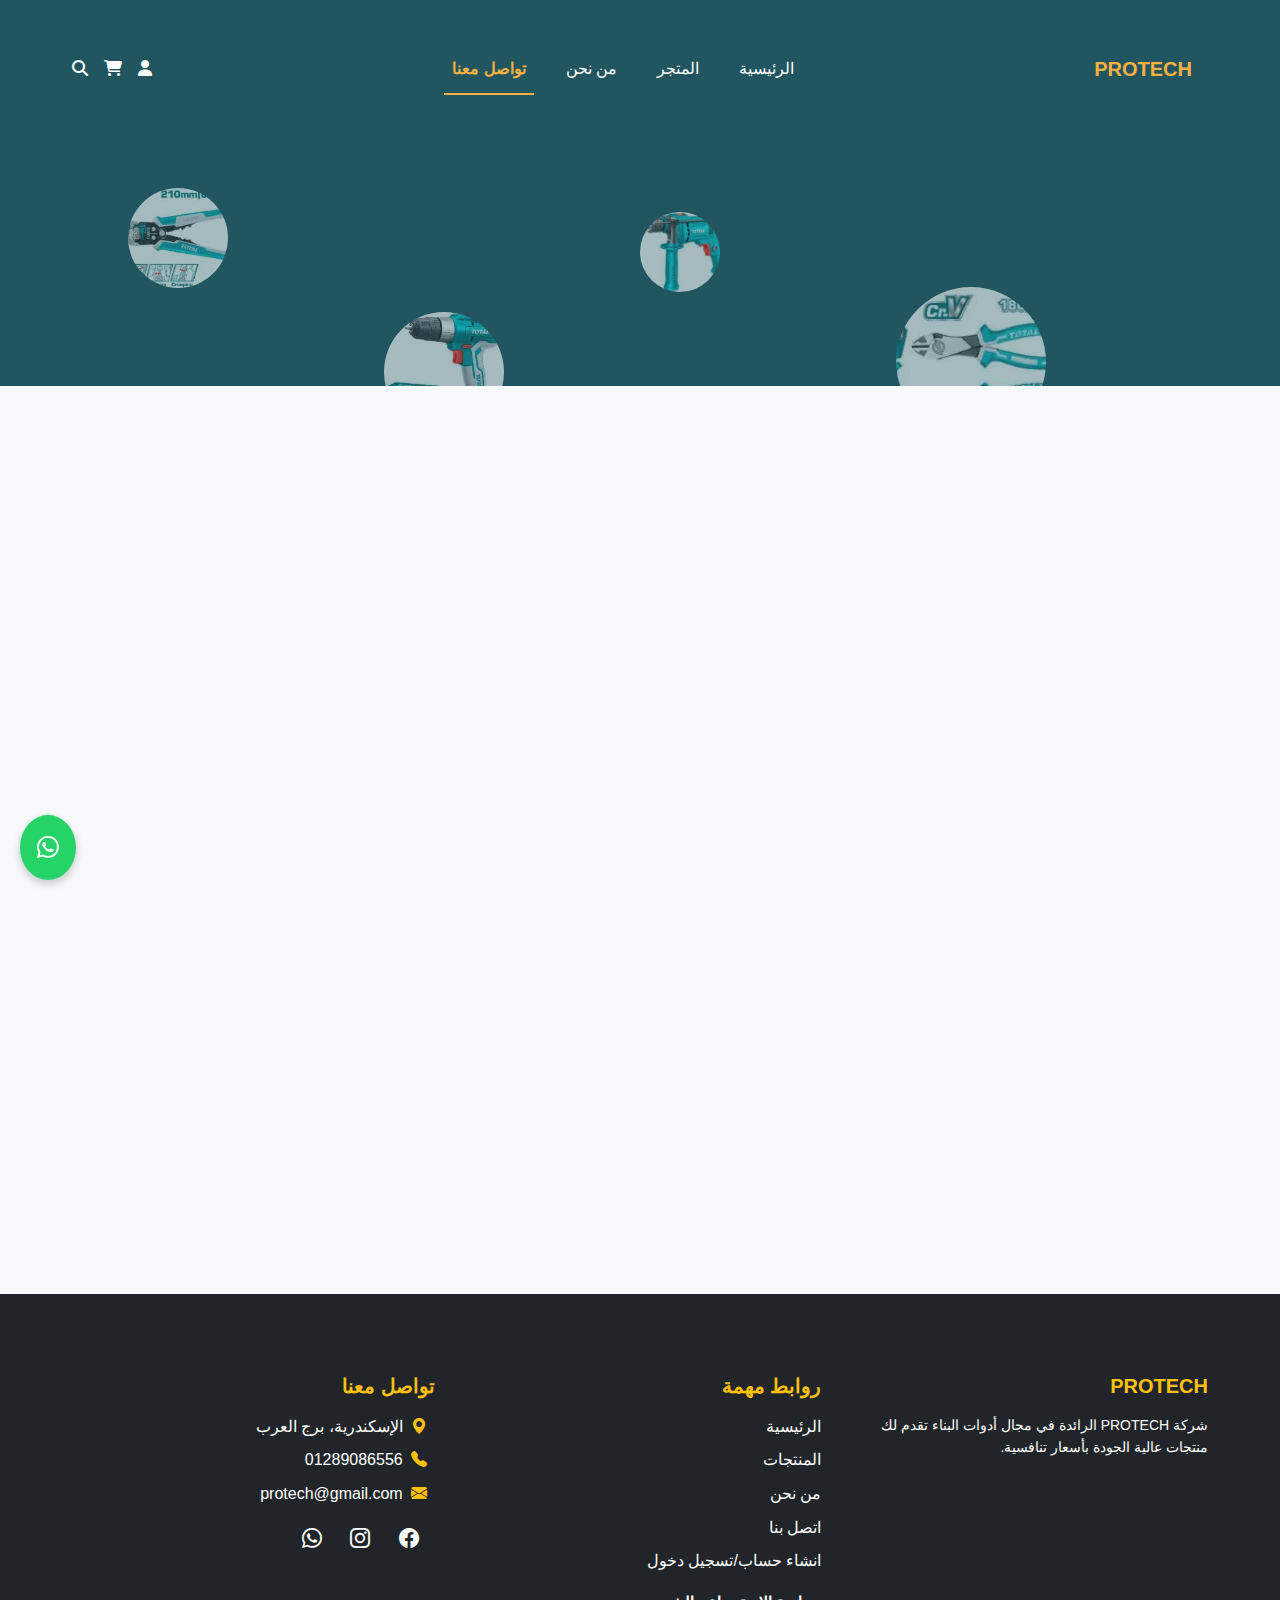
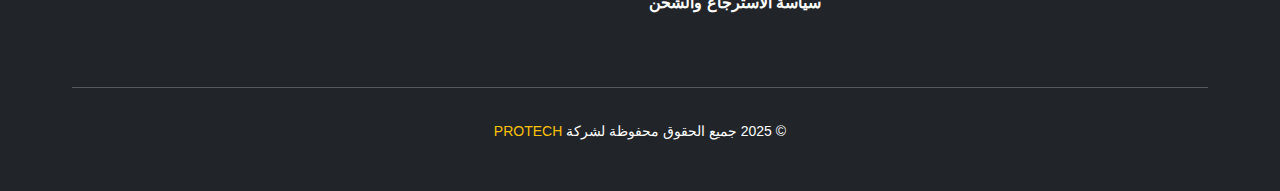
<file: connect.html>
<!DOCTYPE html>
<html lang="ar" dir="rtl">
<head>
    <meta charset="UTF-8">
    <meta name="viewport" content="width=device-width, initial-scale=1.0">
    <title>اتصل بنا</title>
    <!-- رابط أيقونات Font Awesome -->
    <link rel="stylesheet" href="https://cdnjs.cloudflare.com/ajax/libs/font-awesome/6.4.0/css/all.min.css">
    <!-- رابط أيقونات Bootstrap -->
    <link rel="stylesheet" href="https://cdn.jsdelivr.net/npm/bootstrap-icons@1.11.1/font/bootstrap-icons.css">
    <!-- رابط Bootstrap CSS -->
    <link href="https://cdn.jsdelivr.net/npm/bootstrap@5.3.0/dist/css/bootstrap.min.css" rel="stylesheet">
    <link rel="stylesheet" href="css/conect.css">
    <link rel="icon" href="images/logo.png" type="image/x-icon">
</head>
<body>
<!-- Navbar -->
<nav class="navbar navbar-expand-lg py-3 shadow-sm position-relative">
    <div class="container">
    <!-- Logo -->
    <a class="navbar-brand fw-bold" href="#" style="color: #FBB040;">PROTECH</a>

    <!-- Nav Links -->
    <div class="mx-auto d-none d-lg-block">
        <ul class="navbar-nav gap-4">
            <li class="nav-item"><a class="nav-link" href="index.html">الرئيسية</a></li>
            <li class="nav-item"><a class="nav-link" href="product.html">المتجر</a></li>
            <li class="nav-item"><a class="nav-link" href="About.html">من نحن</a></li>
            <li class="nav-item"><a class="nav-link active">تواصل معنا</a></li>
        </ul>
    </div>

    <!-- Icons -->
    <div class="d-flex align-items-center gap-3">
    <div class="dropdown">
        <a href="#" class="text-dark" id="userDropdown" data-bs-toggle="dropdown"><i class="fas fa-user"></i></a>
        <ul class="dropdown-menu">
            <li><a class="dropdown-item" href="log in-up.html">تسجيل الدخول</a></li>
            <li><a class="dropdown-item" href="log in-up.html">إنشاء حساب</a></li>
        </ul>
    </div>

    <a href="#" class="text-dark" id="cartIcon"><i class="fas fa-shopping-cart"></i></a>
    <a href="#" class="text-dark" id="searchBtn"><i class="fas fa-search"></i></a>
</div>

<div id="cartSidebar" class="cart-sidebar">
    <div class="cart-header d-flex justify-content-between align-items-center">
        <span id="closeCartBtn" style="cursor:pointer;">Close ✕</span>
        <h5>Shopping cart</h5>
    </div>
    <hr>
    <div id="cartItems" class="cart-items"></div>
    <div id="emptyMessage" class="empty-message text-center mt-4">
        <p class="mt-2">لا توجد منتجات في سلة المشتريات.</p>
        <button class="btn btn-danger" onclick="returnToShop()">Return To Shop</button>
    </div>
</div>


    </div>
<!-- Search Box -->
    <div id="searchBox" class="search-box bg-white px-4 py-3 position-absolute top-100 start-50 translate-middle-x shadow d-none">
        <div class="input-group">
            <input type="text" class="form-control" placeholder="ابحث عن منتج...">
            <button class="btn btn-primary">بحث</button>
        </div>
    </div>
</nav>

    <header>
        <div class="floating-elements">
        <div class="floating-element" style="width: 100px; height: 100px; top: 20%; left: 10%; animation-delay: 0s; background-image: url('images/THT15246.png');"></div>
        <div class="floating-element" style="width: 150px; height: 150px; top: 60%; left: 70%; animation-delay: 3s; background-image: url('images/THT1776P.png');"></div>
        <div class="floating-element" style="width: 80px; height: 80px; top: 30%; left: 50%; animation-delay: 6s; background-image: url('images/TG107136.png');"></div>
        <div class="floating-element" style="width: 120px; height: 120px; top: 70%; left: 30%; animation-delay: 9s; background-image: url('images/TDLI1221.png');"></div>
    </div>
        <h1>اتصل بنا</h1>
        <p>فريقنا سعيد بالإجابة على أي أسئلة قد تكون لديكم حول كيفية مساعدتكم. إذا كنتم مهتمين باستخدام خدماتنا،
            واذا قمتم بملء النموذج أدناه، سيتواصل معكم أحد أعضاء
            فريقنا قريبًا.</p>
    </header>

    <div class="container">
        <div class="success-message" id="successMessage">تم إرسال رسالتك بنجاح! سنتواصل معك قريبًا.</div>

        <section class="contact-section">
            <div class="contact-info">
                <h2>معلومات التواصل</h2>
                <p>نحن هنا لمساعدتكم في أي استفسارات أو أسئلة قد تكون لديكم.</p>

                <div class="contact-details">
                    <div class="contact-item" id="whatsappContact">
                        <div class="contact-icon">
                            <i class="fab fa-whatsapp"></i>
                        </div>
                        <div class="contact-text">
                            <h3>رقم الواتساب</h3>
                            <p>01234567810</p>
                        </div>
                    </div>

                    <div class="contact-item" id="phoneContact">
                        <div class="contact-icon">
                            <i class="fas fa-phone"></i>
                        </div>
                        <div class="contact-text">
                            <h3>رقم الهاتف</h3>
                            <p>01234567810</p>
                        </div>
                    </div>

                    <div class="contact-item" id="emailContact">
                        <div class="contact-icon">
                            <i class="fas fa-envelope"></i>
                        </div>
                        <div class="contact-text">
                            <h3>البريد الإلكتروني</h3>
                            <p>protech@gmail.com</p>
                        </div>
                    </div>
                </div>
            </div>

            <div class="contact-form">
                <h2>أرسل لنا</h2>
                <form id="contactForm">
                    <div class="form-row">
                        <div class="form-group">
                            <label for="name">الاسم ثلاثي*</label>
                            <input type="text" id="name" name="name" required>
                            <div class="error-message" id="nameError">الرجاء إدخال الاسم</div>
                        </div>
                        <div class="form-group">
                            <label for="email">البريد الإلكتروني</label>
                            <input type="email" id="email" name="email">
                            <div class="error-message" id="emailError">الرجاء إدخال بريد إلكتروني صحيح</div>
                        </div>
                    </div>

                    <div class="form-row">
                        <div class="form-group">
                            <label for="phone">رقم الهاتف*</label>
                            <input type="tel" id="phone" name="phone" pattern="[0-9]{10,15}"
                                title="يجب أن يكون رقم الهاتف صحيح" required>
                            <div class="error-message" id="phoneError">الرجاء إدخال رقم هاتف صحيح</div>
                        </div>
                    </div>

                    <div class="message-type">
                        <h3>نوع الرسالة*</h3>
                        <div class="type-options">
                            <div class="type-option" data-type="inquiry">استفسار</div>
                            <div class="type-option" data-type="complaint">شكوى</div>
                            <div class="type-option" data-type="suggestion">اقتراح</div>
                            <div class="type-option" data-type="other">أخرى</div>
                        </div>
                        <div class="error-message" id="typeError">الرجاء اختيار نوع الرسالة</div>
                    </div>

                    <div class="textarea-container" id="complaintDetails">
                        <label for="complaint">تفاصيل الشكوى*</label>
                        <textarea id="complaint" name="complaint"></textarea>
                        <div class="error-message" id="complaintError">الرجاء إدخال تفاصيل الشكوى</div>
                    </div>

                    <div class="textarea-container" id="suggestionDetails">
                        <label for="suggestion">تفاصيل الاقتراح*</label>
                        <textarea id="suggestion" name="suggestion"></textarea>
                        <div class="error-message" id="suggestionError">الرجاء إدخال تفاصيل الاقتراح</div>
                    </div>

                    <div class="textarea-container visible" id="generalMessage">
                        <label for="message">الرسالة*</label>
                        <textarea id="message" name="message" required></textarea>
                        <div class="error-message" id="messageError">الرجاء إدخال الرسالة</div>
                    </div>

                    <button type="submit" class="btn">إرسال الرسالة</button>
                </form>
            </div>
        </section>
    </div>

    <footer class="bg-dark text-white pt-5 pb-3">
        <div class="container">
            <div class="row">
                <div class="col-md-4 mb-4">
                    <h5 class="fw-bold mb-3 text-warning">PROTECH</h5>
                    <p class="small">
                        شركة PROTECH الرائدة في مجال أدوات البناء تقدم لك منتجات عالية الجودة بأسعار تنافسية.
                    </p>
                </div>

                <div class="col-md-4 mb-4">
                    <h5 class="fw-bold mb-3 text-warning">روابط مهمة</h5>
                    <ul class="list-unstyled">
                        <li><a href="index.html" class="text-white text-decoration-none d-block mb-2">الرئيسية</a></li>
                        <li><a href="product.html" class="text-white text-decoration-none d-block mb-2">المنتجات</a></li>
                        <li><a href="About.html" class="text-white text-decoration-none d-block mb-2">من نحن</a></li>
                        <li><a href="connect.html" class="text-white text-decoration-none d-block mb-2">اتصل بنا</a></li>
                        <li><a href="log in-up.html" class="text-white text-decoration-none d-block mb-2">انشاء حساب/تسجيل دخول</a></li>
                    </ul>
                    <p><button class="policy-link" onclick="openModal()">سياسة الاسترجاع والشحن</button></p>
                    <div class="modal-overlay" id="policyModal">
                        <div class="modal-box">
                            <span class="close-btn" onclick="closeModal()">×</span>
                            <div class="modal-title">سياسة الاسترجاع والشحن</div>
                            <div class="modal-content">
                                يمكن استرجاع المنتجات خلال 14 يومًا من تاريخ الاستلام بشرط أن تكون بحالتها الأصلية.
                                يتم الشحن خلال 2-5 أيام عمل حسب المحافظة ومكان التسليم.
                            </div>
                        </div>
                    </div>
                </div>

                <div class="col-md-4 mb-4">
                    <h5 class="fw-bold mb-3 text-warning">تواصل معنا</h5>
                    <p class="mb-2"><i class="bi bi-geo-alt-fill text-warning me-2"></i>الإسكندرية، برج العرب</p>
                    <p class="mb-2"><i class="bi bi-telephone-fill text-warning me-2"></i>01289086556</p>
                    <p class="mb-2"><i class="bi bi-envelope-fill text-warning me-2"></i>protech@gmail.com</p>
                    <div class="mt-3">
                        <a href="#" class="text-white me-3"><i class="bi bi-facebook fs-5"></i></a>
                        <a href="#" class="text-white me-3"><i class="bi bi-instagram fs-5"></i></a>
                        <a href="#" class="text-white me-3"><i class="bi bi-whatsapp fs-5"></i></a>
                    </div>
                </div>
            </div>

            <hr class="border-light" />

            <div class="text-center small">
                © 2025 جميع الحقوق محفوظة لشركة <span class="text-warning">PROTECH</span>
            </div>
        </div>
    </footer>

    <a href="https://wa.me/201001234567" class="whatsapp-float" target="_blank">
    <i class="bi bi-whatsapp"></i>
    </a>

    <style>
    .whatsapp-float {
        position: fixed;
        bottom: 20px;
        left: 20px;
        background-color: #25D366;
        color: white;
        border-radius: 50%;
        padding: 15px 17px;
        font-size: 22px;
        z-index: 999;
        box-shadow: 0 4px 8px rgba(0,0,0,0.2);
    }

    .whatsapp-float:hover {
        background-color: #1ebe5b;
        text-decoration: none;
    }
    </style>

    <script src="js/conect.js"></script>
    <script src="https://cdn.jsdelivr.net/npm/bootstrap@5.3.3/dist/js/bootstrap.bundle.min.js"></script>
    <script src="https://cdn.jsdelivr.net/npm/aos@2.3.4/dist/aos.js"></script>
</body>

</html>
</file>
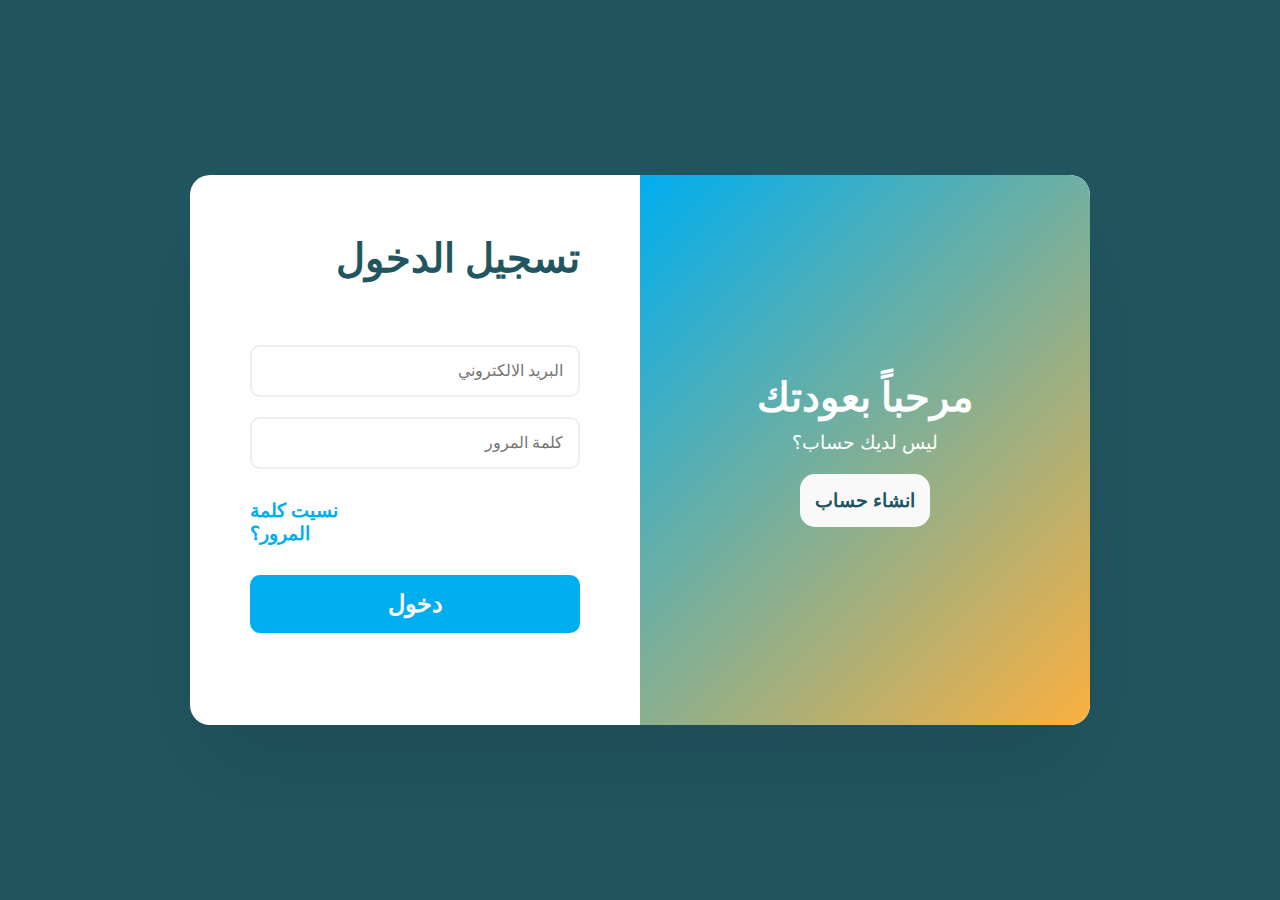
<file: log in-up.html>
<!DOCTYPE html>
<html lang="ar" dir="rtl">
<head>
<meta charset="UTF-8" />
<meta name="viewport" content="width=device-width, initial-scale=1.0"/>
<link rel="stylesheet" href="css/log in-up.css">
<title>تسجيل الدخول / إنشاء حساب</title>
<link rel="icon" href="images/logo.png" type="image/x-icon">
</head>
<body>
    <section id="account">
        <div class="login">
            <h1 id="logtitle">تسجيل الدخول</h1>
            <form class="login-form">
                <input type="email" placeholder="البريد الالكتروني" name="email" required />
                <input type="password" placeholder="كلمة المرور" name="password" required />
                <a href="#">نسيت كلمة المرور؟</a>
                <button class="btn-login" type="submit">دخول</button>
            </form>
        </div>
        <div class="signup">
            <h1>إنشاء حساب</h1>
            <form class="signup-form">
                <input type="text" placeholder="الاسم كامل" name="user" required />
                <input type="email" placeholder="البريد الالكتروني" name="email" required />
                <input type="password" placeholder="كلمة المرور" name="password" required />
                <button class="btn-signup" type="submit">تسجيل</button>
            </form>
        </div>
        <div id="slide">
            <h2 id="slidetitle">مرحباً بعودتك</h2>
            <p id="slidetext">ليس لديك حساب؟</p>
            <button id="slidebtn">انشاء حساب</button>
        </div>
    </section>
    <script src="js/log in-up.js"></script>
</body>
</html>
</file>
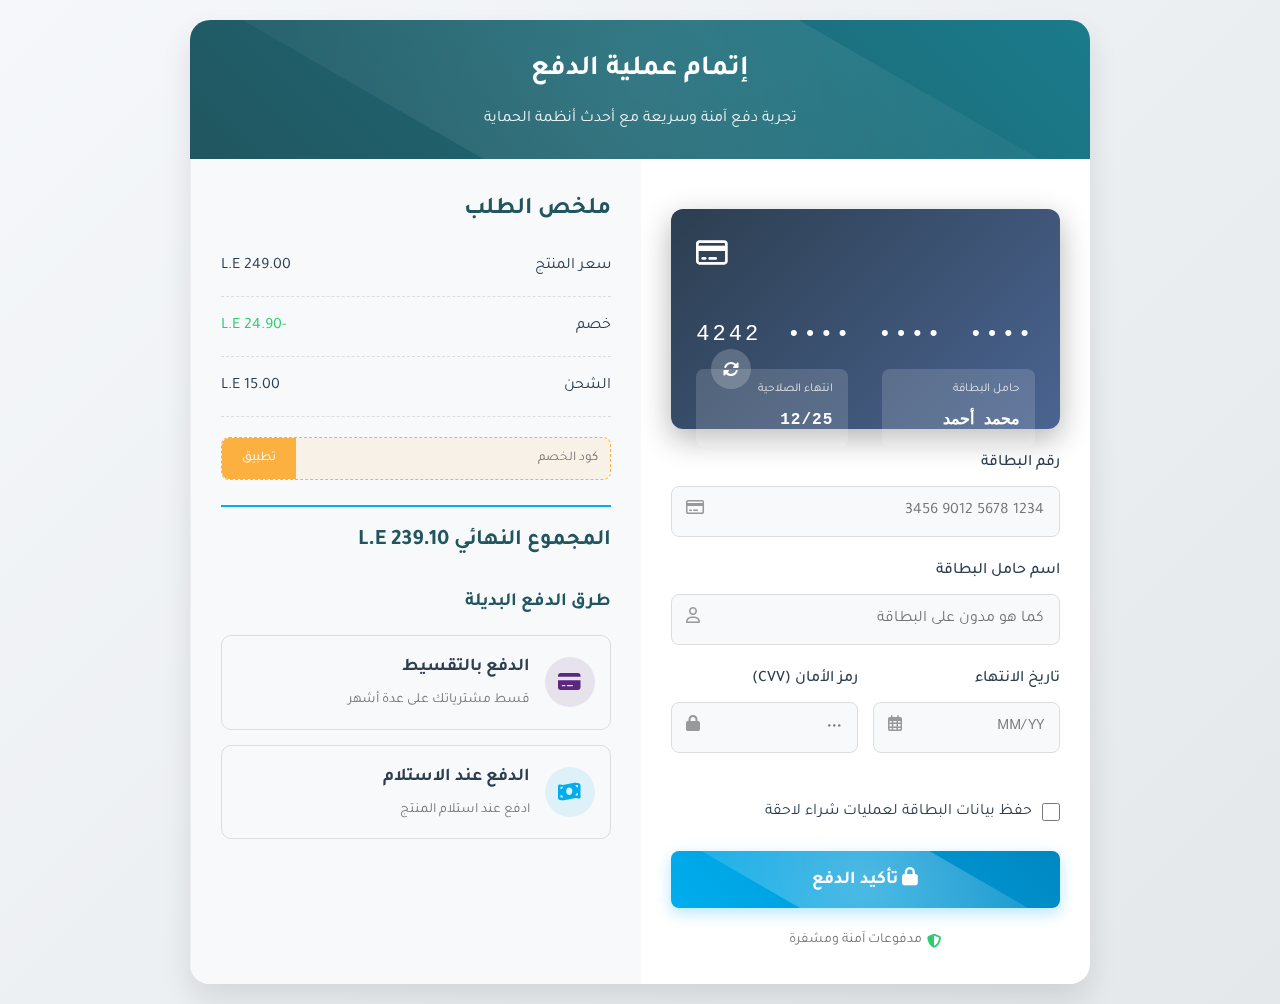
<file: Payment.html>
<!DOCTYPE html>
<html lang="ar" dir="rtl">

<head>
    <meta charset="UTF-8">
    <meta name="viewport" content="width=device-width, initial-scale=1.0">
    <title>الدفع</title>
    <link href="https://fonts.googleapis.com/css2?family=Tajawal:wght@300;400;500;700&display=swap" rel="stylesheet">
    <link rel="stylesheet" href="https://cdnjs.cloudflare.com/ajax/libs/font-awesome/6.4.0/css/all.min.css">
    <link rel="stylesheet" href="css/payment.css">
</head>

<body>
    <div class="payment-card">
        <div class="card-header">
            <h1>إتمام عملية الدفع</h1>
            <p>تجربة دفع آمنة وسريعة مع أحدث أنظمة الحماية</p>
        </div>

        <div class="card-body">
            <div class="payment-form">
                <div class="card-preview" id="cardPreview">
                    <div class="card-front">
                        <div class="card-type">
                            <i class="far fa-credit-card"></i>
                        </div>
                        <div class="card-number">
                            •••• •••• •••• 4242
                        </div>
                        <div class="card-details">
                            <div class="card-holder">
                                <span class="card-holder-label">حامل البطاقة</span>
                                <span class="card-holder-name">محمد أحمد</span>
                            </div>
                            <div class="card-expiry">
                                <span class="expiry-label">انتهاء الصلاحية</span>
                                <span class="expiry-date">12/25</span>
                            </div>
                        </div>
                        <button class="flip-card" onclick="flipCard()">
                            <i class="fas fa-sync-alt"></i>
                        </button>
                    </div>
                    <div class="card-back">
                        <div class="card-stripe"></div>
                        <div class="card-cvv">
                            CVV: ••••
                        </div>
                        <button class="flip-card" onclick="flipCard()">
                            <i class="fas fa-sync-alt"></i>
                        </button>
                    </div>
                </div>

                <div class="form-group">
                    <label for="cardNumber">رقم البطاقة</label>
                    <div style="position: relative;">
                        <input type="text" id="cardNumber" class="form-control" placeholder="1234 5678 9012 3456"
                            maxlength="19">
                        <div class="input-icon">
                            <i class="far fa-credit-card"></i>
                        </div>
                    </div>
                </div>

                <div class="form-group">
                    <label for="cardName">اسم حامل البطاقة</label>
                    <div style="position: relative;">
                        <input type="text" id="cardName" class="form-control" placeholder="كما هو مدون على البطاقة">
                        <div class="input-icon">
                            <i class="far fa-user"></i>
                        </div>
                    </div>
                </div>

                <div style="display: flex; gap: 15px;">
                    <div class="form-group" style="flex: 1;">
                        <label for="expiryDate">تاريخ الانتهاء</label>
                        <div style="position: relative;">
                            <input type="text" id="expiryDate" class="form-control" placeholder="MM/YY">
                            <div class="input-icon">
                                <i class="far fa-calendar-alt"></i>
                            </div>
                        </div>
                    </div>
                    <div class="form-group" style="flex: 1;">
                        <label for="cvv">رمز الأمان (CVV)</label>
                        <div style="position: relative;">
                            <input type="text" id="cvv" class="form-control" placeholder="•••">
                            <div class="input-icon">
                                <i class="fas fa-lock"></i>
                            </div>
                        </div>
                    </div>
                </div>

                <div class="checkbox-container">
                    <input type="checkbox" id="saveCard">
                    <label for="saveCard">حفظ بيانات البطاقة لعمليات شراء لاحقة</label>
                </div>

                <button type="submit" class="btn-pay" id="payButton">
                    <i class="fas fa-lock"></i> تأكيد الدفع
                </button>

                <div class="secure-payment">
                    <i class="fas fa-shield-alt"></i>
                    <span>مدفوعات آمنة ومشفرة</span>
                </div>
            </div>

            <div class="payment-summary">
                <h2 style="color: var(--primary); margin-bottom: 20px;">ملخص الطلب</h2>

                <div class="summary-item">
                    <span>سعر المنتج</span>
                    <span>249.00 L.E</span>
                </div>

                <div class="summary-item">
                    <span>خصم</span>
                    <span style="color: var(--success);">-24.90 L.E</span>
                </div>

                <div class="summary-item">
                    <span>الشحن</span>
                    <span>15.00 L.E</span>
                </div>

                <div class="coupon-box">
                    <input type="text" class="coupon-input" placeholder="كود الخصم">
                    <button class="coupon-btn">تطبيق</button>
                </div>

                <div class="total">
                    <span>المجموع النهائي</span>
                    <span>239.10 L.E</span>
                </div>

                <div class="payment-methods">
                    <h3 style="color: var(--primary); margin-bottom: 15px;">طرق الدفع البديلة</h3>

                    <div class="method active" onclick="selectPayment('installment')">
                        <div class="method-icon" style="background: rgba(91, 40, 125, 0.1); color: #5b287d;">
                            <i class="fas fa-credit-card"></i>
                        </div>
                        <div class="method-info">
                            <h3>الدفع بالتقسيط</h3>
                            <p>قسط مشترياتك على عدة أشهر</p>
                        </div>
                    </div>

                    <div class="method" onclick="selectPayment('cash')">
                        <div class="method-icon">
                            <i class="fas fa-money-bill-wave"></i>
                        </div>
                        <div class="method-info">
                            <h3>الدفع عند الاستلام</h3>
                            <p>ادفع عند استلام المنتج</p>
                        </div>
                    </div>
                </div>
            </div>
        </div>
    </div>
        <script src="js/payment.js"></script>
</body>
</html>
</file>
<file: css/conect.css>
/* @import url('https://fonts.googleapis.com/css2?family=Tajawal:wght@400;500;700&display=swap'); */

    :root {
        --primary: #215660;
        --secondary: #215660;
        --accent: #FBB040;
        --light: #f8f9fa;
        --dark: #343a40;
    }

    * {
        margin: 0;
        padding: 0;
        box-sizing: border-box;
        font-family: 'Tajawal', sans-serif;
    }

    body {
        background-color: var(--light);
        color: var(--dark);
        line-height: 1.6;
        overflow-x: hidden;
    }

    /* أنماط الهيدر */
.navbar {
    background-color: #215660;
}

.nav-link {
    font-weight: 500;
    color: #fff !important;
    transition: 0.3s;
}

.nav-link:hover {
    color: #FBB040 !important;
    text-decoration: underline;
}

.nav-link.active {
    color: #FBB040 !important;
    font-weight: 600;
    position: relative;
}

.nav-link.active::after {
    content: "";
    position: absolute;
    bottom: -5px;
    right: 0;
    width: 100%;
    height: 2px;
    background-color: #FBB040;
}

.dropdown-menu {
    background-color: #fff;
    border-radius: 8px;
    border: none;
}

.dropdown-item {
    color: #215660;
    font-weight: 500;
}

.dropdown-item:hover {
    background-color: #FBB040;
    color: #fff;
}

a.text-dark i {
    color: #fff;
    transition: 0.3s;
}

a.text-dark i:hover {
    color: #FBB040;
}

.search-box {
    width: 60%;
    z-index: 999;
    border-radius: 8px;
}

    /* أنماط صفحة اتصل بنا */
    .container {
        max-width: 1200px;
        margin: 0 auto;
        padding: 2rem;
    }

    header {
        background: linear-gradient(135deg, var(--primary), var(--secondary));
        color: white;
        padding: 4rem 2rem;
        text-align: center;
        position: relative;
        overflow: hidden;
        animation: gradientShift 8s ease infinite alternate;
    }

    @keyframes gradientShift {
        0% {
            background-position: 0% 50%;
        }

        100% {
            background-position: 100% 50%;
        }
    }

    header h1 {
        font-size: 2.5rem;
        margin-bottom: 1rem;
        transform: translateY(20px);
        opacity: 0;
        animation: slideUp 0.8s ease forwards 0.3s;
    }

    header p {
        max-width: 700px;
        margin: 0 auto;
        font-size: 1.1rem;
        transform: translateY(20px);
        opacity: 0;
        animation: slideUp 0.8s ease forwards 0.5s;
    }

    @keyframes slideUp {
        to {
            transform: translateY(0);
            opacity: 1;
        }
    }

    .contact-section {
        display: flex;
        flex-wrap: wrap;
        gap: 2rem;
        margin: 3rem 0;
        transform: translateY(20px);
        opacity: 0;
        animation: fadeIn 0.8s ease forwards 0.7s;
    }

    @keyframes fadeIn {
        to {
            transform: translateY(0);
            opacity: 1;
        }
    }

    .contact-info {
        flex: 1;
        min-width: 300px;
        background-color: white;
        padding: 2rem;
        border-radius: 10px;
        box-shadow: 0 5px 15px rgba(0, 0, 0, 0.1);
        transition: transform 0.3s ease;
    }

    .contact-info:hover {
        transform: translateY(-5px);
    }

    .contact-info h2 {
        color: var(--primary);
        margin-bottom: 1.5rem;
        position: relative;
        padding-bottom: 0.5rem;
    }

    .contact-info h2::after {
        content: '';
        position: absolute;
        bottom: 0;
        right: 0;
        width: 50px;
        height: 3px;
        background-color: var(--accent);
    }

    .contact-details {
        margin-top: 2rem;
    }

    .contact-item {
        display: flex;
        align-items: flex-start;
        margin-bottom: 1.5rem;
        cursor: pointer;
    }

    .contact-icon {
        background-color: rgba(33, 86, 96, 0.1);
        color: var(--primary);
        width: 40px;
        height: 40px;
        border-radius: 50%;
        display: flex;
        align-items: center;
        justify-content: center;
        margin-left: 1rem;
        flex-shrink: 0;
        transition: all 0.3s ease;
    }

    .contact-item:hover .contact-icon {
        background-color: var(--accent);
        color: white;
        transform: rotate(10deg) scale(1.1);
    }

    .contact-text {
        flex: 1;
    }

    .contact-text h3 {
        color: var(--primary);
        margin-bottom: 0.3rem;
    }

    .contact-form {
        flex: 2;
        min-width: 300px;
        background-color: white;
        padding: 2rem;
        border-radius: 10px;
        box-shadow: 0 5px 15px rgba(0, 0, 0, 0.1);
        transition: transform 0.3s ease;
    }

    .contact-form:hover {
        transform: translateY(-5px);
    }

    .contact-form h2 {
        color: var(--primary);
        margin-bottom: 1.5rem;
        position: relative;
        padding-bottom: 0.5rem;
    }

    .contact-form h2::after {
        content: '';
        position: absolute;
        bottom: 0;
        right: 0;
        width: 50px;
        height: 3px;
        background-color: var(--accent);
    }

    .message-type {
        margin-bottom: 1.5rem;
    }

    .message-type h3 {
        color: var(--primary);
        margin-bottom: 0.8rem;
    }

    .type-options {
        display: flex;
        gap: 1rem;
        flex-wrap: wrap;
    }

    .type-option {
        padding: 0.5rem 1rem;
        background-color: rgba(33, 86, 96, 0.1);
        border-radius: 5px;
        cursor: pointer;
        transition: all 0.3s ease;
        border: 1px solid transparent;
    }

    .type-option:hover {
        background-color: rgba(33, 86, 96, 0.2);
    }

    .type-option.active {
        background-color: var(--accent);
        color: white;
        border-color: var(--accent);
    }

    .form-group {
        margin-bottom: 1.5rem;
    }

    .form-row {
        display: flex;
        gap: 1rem;
        margin-bottom: 1.5rem;
    }

    .form-row .form-group {
        flex: 1;
        margin-bottom: 0;
    }

    label {
        display: block;
        margin-bottom: 0.5rem;
        color: var(--primary);
        font-weight: 500;
    }

    input,
    select {
        width: 100%;
        padding: 15px;
        border: 2px solid var(--primary);
        border-radius: 8px;
        font-size: 1rem;
        transition: all 0.3s ease;
    }

    input:focus,
    select:focus {
        outline: none;
        border-color: var(--secondary);
        box-shadow: 0 0 0 3px rgba(0, 174, 239, 0.2);
    }

    /* أنماط جديدة لـ textarea */
    .textarea-container {
        overflow: hidden;
        max-height: 0;
        opacity: 0;
        transition: all 0.5s cubic-bezier(0.68, -0.55, 0.27, 1.55);
        margin-bottom: 0;
    }

    .textarea-container.visible {
        max-height: 300px;
        opacity: 1;
        margin-bottom: 1.5rem;
    }

    textarea {
        min-height: 150px;
        resize: vertical;
        width: 100%;
        padding: 15px;
        border: 2px solid var(--primary);
        border-radius: 8px;
        font-size: 1rem;
        transition: all 0.3s ease;
        background-color: rgba(33, 86, 96, 0.05);
        color: var(--dark);
    }

    textarea:focus {
        outline: none;
        border-color: var(--secondary);
        box-shadow: 0 0 0 3px rgba(0, 174, 239, 0.2);
        background-color: white;
    }

    .btn {
        display: inline-block;
        background-color: var(--accent);
        color: white;
        padding: 0.8rem 2rem;
        border: none;
        border-radius: 5px;
        font-size: 1rem;
        font-weight: 500;
        cursor: pointer;
        transition: all 0.3s ease;
        text-transform: uppercase;
        letter-spacing: 1px;
    }

    .btn:hover {
        background-color: var(--primary);
        transform: translateY(-2px);
        box-shadow: 0 5px 10px rgba(0, 0, 0, 0.1);
    }

    .floating-elements {
        position: absolute;
        top: 0;
        left: 0;
        width: 100%;
        height: 100%;
        overflow: hidden;
        z-index: 0;
    }

    .floating-element {
        position: absolute;
        border-radius: 50%;
        background-size: cover;
        background-position: center;
        animation: floatUp 10s infinite linear;
        opacity: 0.6;
}

    @keyframes floatUp {
        0% {
            transform: translateY(0);
            opacity: 0.6;
        }
        100% {
            transform: translateY(-100vh);
            opacity: 0;
        }
    }


    /* أنماط جديدة للإخطارات */
    .error-message {
        color: #dc3545;
        font-size: 0.9rem;
        margin-top: 0.3rem;
        display: none;
    }

    .error-field {
        border-color: #dc3545 !important;
    }

    .success-message {
        background-color: #28a745;
        color: white;
        padding: 1rem;
        border-radius: 5px;
        margin-bottom: 1rem;
        text-align: center;
        display: none;
    }

    /* أنماط الفوتر */
    footer {
        background-color: var(--dark);
        color: white;
        padding-top: 3rem;
        padding-bottom: 1.5rem;
    }

    footer h5 {
        font-weight: bold;
        margin-bottom: 1.5rem;
        color: var(--accent);
    }

    footer a {
        color: white;
        text-decoration: none;
        transition: color 0.3s;
    }

    footer a:hover {
        color: var(--accent);
    }

    footer .bi {
        margin-left: 0.5rem;
    }

    footer hr {
        border-color: rgba(255, 255, 255, 0.1);
        margin: 2rem 0;
    }

    /* أنماط المودال */
    .policy-link {
        cursor: pointer;
        color: white;
        text-decoration: none;
        font-weight: bold;
        background: none;
        border: none;
        font-size: 16px;
    }

    .modal-overlay {
        position: fixed;
        top: 0;
        left: 0;
        width: 100vw;
        height: 100vh;
        background: rgba(0, 0, 0, 0.5);
        display: none;
        justify-content: center;
        align-items: center;
        z-index: 1000;
    }

    .modal-box {
        background: #fff;
        border-radius: 15px;
        width: 90%;
        max-width: 500px;
        padding: 20px;
        position: relative;
        direction: rtl;
        color: #333;
        animation: fadeIn 0.3s ease-in-out;
        box-shadow: 0 10px 25px rgba(0, 0, 0, 0.3);
    }

    @keyframes fadeIn {
        from {
            opacity: 0;
            transform: scale(0.9);
        }

        to {
            opacity: 1;
            transform: scale(1);
        }
    }

    /* زر الإغلاق */
.close-btn {
    position: absolute;
    top: 10px;
    left: 15px;
    font-size: 22px;
    font-weight: bold;
    color: #888;
    cursor: pointer;
}

.close-btn:hover {
    color: #000;
}

.modal-title {
    font-size: 20px;
    margin-bottom: 10px;
    color: #215660;
    font-weight: bold;
}

.modal-content {
    font-size: 16px;
    line-height: 1.6;
}

.cart-sidebar {
    position: fixed;
    top: 0;
    left: -100%; /* ✅ نغيرها لـ left */
    width: 320px;
    height: 100vh;
    background-color: #215660;
    box-shadow: 2px 0 5px rgba(0,0,0,0.1); /* عكس اتجاه الظل */
    transition: left 0.3s ease-in-out;
    z-index: 9999;
    padding: 20px;
    color: #fff;
}

.cart-sidebar.open {
    left: 0; /* ✅ يظهر من اليسار */
}


.cart-items {
    margin-top: 20px;
    max-height: 60vh;
    overflow-y: auto;
}

    @media (max-width: 768px) {
        .form-row {
            flex-direction: column;
            gap: 0;
        }

        header {
            padding: 3rem 1rem;
        }

        header h1 {
            font-size: 2rem;
        }

        .contact-item {
            flex-direction: column;
        }

        .contact-icon {
            margin-left: 0;
            margin-bottom: 0.5rem;
        }

        .type-options {
            flex-direction: column;
            gap: 0.5rem;
        }

        .search-box {
            width: 90%;
        }
    }
</file>
<file: css/log in-up.css>
:root {
    --primary: #215660;
    --accent: #00AEEF;
    --highlight: #FBB040;
    --light: #f9f9f9;
}

*{
    box-sizing: border-box;
    margin: 0;
    padding: 0;
}

body{
    background-color: #215660;
    display: flex;
    justify-content: center;
    align-items: center;
    height: 100vh;
    overflow: hidden;
    position: relative;
}

#account{
    width: 900px;
    height: 550px;
    background-color: #fff;
    border-radius: 20px;
    box-shadow: 0 50px 100px rgba(0, 0, 0, 0.1);
    position: relative;
    overflow: hidden;
    display: flex;
    direction: rtl;
    z-index: 1;
}

.login-form, .signup-form {
    width: 100%;
    height: 100%;
    display: flex;
    flex-direction: column;
    justify-content: center;
    align-items: center;
}

.login, .signup{
    width: 50%;
    padding: 60px;
    display: flex;
    flex-direction: column;
    justify-content: center;
    transition: all 0.6s ease-in-out;
    position: absolute;
    top: 0;
    height: 100%;
}

.login {
    right: 50%;
    transform: translateX(0);
    opacity: 1;
    z-index: 2;
}

.signup {
    right: 0;
    transform: translateX(100%);
    opacity: 0;
    z-index: 1;
}

.login.login-active{
    transform: translateX(-100%);
    opacity: 0;
}

.signup.signup-active{
    transform: translateX(0);
    opacity: 1;
    z-index: 5;
}

#account.signup-active .signup {
    transform: translateX(0);
    opacity: 1;
    z-index: 5;
}

#account:not(.signup-active) .signup {
    transform: translateX(100%);
    opacity: 0;
}

#account.signup-active .login {
    transform: translateX(-100%);
    opacity: 0;
}

.login h1, .signup h1{
    font-size: 2.5rem;
    color: var(--primary);
    margin-bottom: 30px;
}

input{
    width: 100%;
    padding: 15px;
    margin-bottom: 20px;
    border: 2px solid #eee;
    border-radius: 10px;
    font-size: 1rem;
    background-color: #fff;
    transition: all 0.3s ease;
}

input:focus{
    border-color: var(--accent);
    outline: none;
}

.login a{
    text-align: left;
    margin-right: 62%;
    text-decoration: none;
    color: var(--accent);
    margin-top: 10px;
    margin-bottom: 20px;
    font-weight: bold;
    font-size: 1.2rem;
}

.login a:hover{
    text-decoration: underline;
    color: var(--highlight);
}

.btn-login[type="submit"], .btn-signup[type="submit"] {
    background-color: var(--accent);
    color: var(--light);
    font-size: 1.5rem;
    font-weight: 600;
    border: none;
    border-radius: 10px;
    padding: 15px 0;
    cursor: pointer;
    transition: all 0.3s ease;
    width: 100%;
    margin-top: 10px;
}

.btn-login[type="submit"]:hover, .btn-signup[type="submit"]:hover {
    background-color: var(--highlight);
    color: var(--light);
}

#slide {
    position: absolute;
    top: 0;
    right: 0;
    width: 50%;
    height: 100%;
    background: linear-gradient(135deg, var(--accent), var(--highlight));
    z-index: 3;
    color: white;
    display: flex;
    justify-content: center;
    flex-direction: column;
    align-items: center;
    text-align: center;
    border-radius: 0 20px 20px 0;
    transition: transform 0.6s ease-in-out;
}

#account.signup-active #slide {
    transform: translateX(-100%);
    border-radius: 20px 0 0 20px;
}

#slide h2{
    font-size: 2.5rem;
    margin-bottom: 10px;
}

#slide p{
    font-size: 1.2rem;
    margin-bottom: 20px;
    cursor: pointer;
}

#slidebtn{
    background-color: var(--light);
    color: var(--primary);
    font-size: 1.2rem;
    font-weight: bold;
    border: none;
    border-radius: 15px;
    padding: 15px;
    cursor: pointer;
    transition: 0.3s;
}

#slidebtn:hover{
    background-color: var(--accent);
    color: var(--light);
}

/* Responsive Styles */
@media screen and (max-width: 900px) {
    #account {
        width: 95%;
        height: auto;
        min-height: 550px;
        margin: 20px;
    }

    .login, .signup {
        padding: 40px 30px;
    }

    .login h1, .signup h1 {
        font-size: 2rem;
    }

    input {
        padding: 12px;
        font-size: 0.9rem;
    }

    .btn-login[type="submit"], .btn-signup[type="submit"] {
        font-size: 1.2rem;
        padding: 12px 0;
    }
}

@media screen and (max-width: 700px) {
    #account {
        flex-direction: column;
        height: auto;
        min-height: 600px;
        position: relative;
        overflow: hidden;
    }

    .login, .signup {
        width: 100%;
        padding: 15px 8px;
        position: absolute;
        right: 0;
        top: 200px;
        min-height: 400px;
        background: #fff;
        box-sizing: border-box;
        z-index: 2;
        transition: all 0.5s cubic-bezier(0.4, 0, 0.2, 1);
        transform-origin: top;
    }

    .login-form, .signup-form {
        width: 100%;
        display: flex;
        flex-direction: column;
        justify-content: flex-start;
        align-items: center;
    }

    .login h1, .signup h1 {
        margin-bottom: 18px;
        margin-top: 10px;
        font-size: 1.5rem;
    }

    input {
        margin-bottom: 12px;
        padding: 10px;
        font-size: 1rem;
    }

    #slide {
        position: absolute;
        top: 0;
        right: 0;
        left: 0;
        width: 100%;
        height: 200px;
        border-radius: 0 0 20px 20px;
        z-index: 3;
        display: flex;
    }

    #account.signup-active #slide {
        border-radius: 0 0 20px 20px;
        transform: none;
    }

    #slide h2 {
        font-size: 2rem;
    }

    #slide p {
        font-size: 1rem;
    }

    #slidebtn {
        font-size: 1rem;
        padding: 12px;
    }

    .login a {
        margin-right: 0;
        text-align: center;
        display: block;
    }
}

@media screen and (max-width: 480px) {
    #account {
        margin: 10px;
        border-radius: 15px;
    }

    .login, .signup {
        padding: 20px 15px;
    }

    .login h1, .signup h1 {
        font-size: 1.8rem;
        margin-bottom: 20px;
    }

    input {
        padding: 10px;
        margin-bottom: 15px;
    }

    .btn-login[type="submit"], .btn-signup[type="submit"] {
        font-size: 1.1rem;
        padding: 10px 0;
    }

    #slide {
        height: 180px;
    }

    #slide h2 {
        font-size: 1.8rem;
    }

    #slide p {
        font-size: 0.9rem;
    }

    #slidebtn {
        font-size: 0.9rem;
        padding: 10px;
    }
}


@media screen and (max-width: 700px) {
    .login, .signup {
        transition: opacity 0.3s ease-in-out;
    }

    .login.login-active {
        opacity: 0;
        pointer-events: none;
    }

    .signup.signup-active {
        opacity: 1;
        pointer-events: auto;
    }
}
</file>
<file: css/payment.css>
:root {
    --primary: #215660;
    --secondary: #FBB040;
    --accent: #00AEEF;
    --light: #f8f9fa;
    --dark: #2c3e50;
    --success: #2ecc71;
    --installment: #5b287d;
    /* لون التقسيط الجديد */
}

* {
    margin: 0;
    padding: 0;
    box-sizing: border-box;
    font-family: 'Tajawal', sans-serif;
}

body {
    background: linear-gradient(135deg, #f5f7fa 0%, #e4e8eb 100%);
    color: var(--dark);
    line-height: 1.8;
    min-height: 100vh;
    display: flex;
    justify-content: center;
    align-items: center;
    padding: 20px;
}

.payment-card {
    width: 100%;
    max-width: 900px;
    background: white;
    border-radius: 20px;
    box-shadow: 0 15px 30px rgba(0, 0, 0, 0.1);
    overflow: hidden;
    animation: fadeInUp 0.8s cubic-bezier(0.22, 0.61, 0.36, 1);
    transform-style: preserve-3d;
    perspective: 1000px;
    position: relative;
}

@keyframes fadeInUp {
    from {
        opacity: 0;
        transform: translateY(30px) rotateX(10deg);
    }

    to {
        opacity: 1;
        transform: translateY(0) rotateX(0);
    }
}

.card-header {
    background: linear-gradient(45deg, var(--primary), #1a7b8b);
    color: white;
    padding: 25px;
    text-align: center;
    position: relative;
    overflow: hidden;
}

.card-header::after {
    content: '';
    position: absolute;
    top: -50%;
    right: -50%;
    width: 200%;
    height: 200%;
    background: radial-gradient(circle, rgba(255, 255, 255, 0.1) 0%, rgba(255, 255, 255, 0) 70%);
    transform: rotate(30deg);
    animation: shine 5s infinite;
}

@keyframes shine {
    0% {
        transform: translateX(-100%) rotate(30deg);
    }

    100% {
        transform: translateX(100%) rotate(30deg);
    }
}

.card-header h1 {
    font-size: 28px;
    margin-bottom: 10px;
    position: relative;
    z-index: 1;
}

.card-header p {
    opacity: 0.9;
    font-size: 16px;
    position: relative;
    z-index: 1;
}

.card-body {
    display: flex;
    flex-wrap: wrap;
    padding: 0;
}

.payment-summary {
    flex: 1;
    min-width: 300px;
    padding: 30px;
    background: var(--light);
    border-left: 1px solid #eee;
}

.payment-form {
    flex: 1;
    min-width: 300px;
    padding: 30px;
}

.card-preview {
    background: linear-gradient(135deg, #2c3e50, #4a6491);
    color: white;
    border-radius: 12px;
    padding: 25px;
    margin: 20px 0;
    position: relative;
    height: 220px;
    perspective: 1000px;
    transform-style: preserve-3d;
    transition: transform 0.6s;
    box-shadow: 0 10px 30px rgba(0, 0, 0, 0.3);
}

.card-preview.flipped {
    transform: rotateY(180deg);
}

.card-front,
.card-back {
    position: absolute;
    width: calc(100% - 50px);
    height: calc(100% - 50px);
    backface-visibility: hidden;
    display: flex;
    flex-direction: column;
    justify-content: space-between;
}

.card-back {
    transform: rotateY(180deg);
    background: linear-gradient(135deg, #4a6491, #2c3e50);
    border-radius: 12px;
    padding: 25px;
}

.card-type {
    text-align: left;
    font-size: 28px;
    margin-bottom: 15px;
}

.card-number {
    font-family: 'Courier New', monospace;
    font-size: 22px;
    letter-spacing: 3px;
    text-align: center;
    margin: 15px 0;
    word-spacing: 10px;
    transition: transform 0.3s;
}

.card-details {
    display: flex;
    justify-content: space-between;
    align-items: flex-end;
    margin-top: auto;
}

.card-holder,
.card-expiry {
    background: rgba(255, 255, 255, 0.15);
    padding: 10px 15px;
    border-radius: 8px;
    min-width: 45%;
}

.card-holder {
    text-align: right;
}

.card-holder-label,
.expiry-label {
    display: block;
    font-size: 12px;
    opacity: 0.8;
    margin-bottom: 5px;
}

.card-holder-name,
.expiry-date {
    font-size: 16px;
    font-weight: bold;
    font-family: 'Courier New', monospace;
    transition: transform 0.3s;
}

.expiry-date {
    letter-spacing: 1px;
}

.card-cvv {
    background: white;
    color: #333;
    padding: 8px 15px;
    border-radius: 5px;
    font-family: 'Courier New', monospace;
    font-size: 16px;
    text-align: right;
    margin-top: 30px;
    width: fit-content;
    margin-left: auto;
}

.card-stripe {
    height: 45px;
    background: #000;
    margin: -25px -25px 20px -25px;
}

.flip-card {
    position: absolute;
    bottom: 15px;
    left: 15px;
    background: rgba(255, 255, 255, 0.2);
    border: none;
    color: white;
    width: 40px;
    height: 40px;
    border-radius: 50%;
    cursor: pointer;
    display: flex;
    align-items: center;
    justify-content: center;
    font-size: 16px;
    transition: all 0.3s;
    z-index: 2;
}

.flip-card:hover {
    background: rgba(255, 255, 255, 0.3);
    transform: rotate(180deg);
}

.summary-item {
    display: flex;
    justify-content: space-between;
    margin-bottom: 15px;
    padding-bottom: 15px;
    border-bottom: 1px dashed #ddd;
    animation: fadeIn 0.5s ease-out;
    animation-fill-mode: both;
}

@keyframes fadeIn {
    from {
        opacity: 0;
        transform: translateX(20px);
    }

    to {
        opacity: 1;
        transform: translateX(0);
    }
}

.total {
    font-size: 22px;
    font-weight: bold;
    color: var(--primary);
    margin: 25px 0;
    padding-top: 15px;
    border-top: 2px solid var(--accent);
}

.payment-methods {
    margin: 25px 0;
}

.method {
    display: flex;
    align-items: center;
    padding: 15px;
    border: 1px solid #ddd;
    border-radius: 10px;
    margin-bottom: 15px;
    cursor: pointer;
    transition: all 0.3s;
    position: relative;
    overflow: hidden;
}

.method::before {
    content: '';
    position: absolute;
    top: 0;
    right: 0;
    width: 5px;
    height: 100%;
    background: var(--accent);
    transform: translateX(100%);
    transition: transform 0.3s;
}

.method:hover {
    border-color: var(--accent);
    transform: translateY(-3px);
    box-shadow: 0 5px 15px rgba(0, 174, 239, 0.1);
}

.method:hover::before {
    transform: translateX(0);
}

.method.active {
    border-color: var(--installment);
    background: rgba(91, 40, 125, 0.05);
}

.method.active::before {
    background: var(--installment);
    transform: translateX(0);
}

.method-icon {
    width: 50px;
    height: 50px;
    background: rgba(0, 174, 239, 0.1);
    border-radius: 50%;
    display: flex;
    justify-content: center;
    align-items: center;
    margin-left: 15px;
    color: var(--accent);
    font-size: 20px;
    transition: all 0.3s;
}

.method.active .method-icon {
    background: rgba(91, 40, 125, 0.1);
    color: var(--installment);
}

.method-info {
    flex: 1;
}

.method-info h3 {
    font-size: 18px;
    margin-bottom: 5px;
    color: var(--dark);
}

.method-info p {
    font-size: 14px;
    color: #777;
}

.form-group {
    margin-bottom: 20px;
    position: relative;
}

.form-group label {
    display: block;
    margin-bottom: 8px;
    font-weight: 500;
    color: var(--dark);
}

.form-control {
    width: 100%;
    padding: 15px;
    border: 1px solid #ddd;
    border-radius: 8px;
    font-size: 16px;
    transition: all 0.3s;
    background: var(--light);
    text-align: right;
}

.form-control:focus {
    border-color: var(--accent);
    box-shadow: 0 0 0 3px rgba(0, 174, 239, 0.2);
    outline: none;
}

.input-icon {
    position: absolute;
    left: 15px;
    top: 50%;
    transform: translateY(-50%);
    color: #999;
}

.checkbox-container {
    display: flex;
    align-items: center;
    margin: 25px 0;
}

.checkbox-container input {
    margin-left: 10px;
    width: 18px;
    height: 18px;
    accent-color: var(--accent);
}

.btn-pay {
    width: 100%;
    padding: 17px;
    background: linear-gradient(45deg, var(--accent), #0087c1);
    color: white;
    border: none;
    border-radius: 8px;
    font-size: 18px;
    font-weight: bold;
    cursor: pointer;
    transition: all 0.3s;
    position: relative;
    overflow: hidden;
    box-shadow: 0 5px 15px rgba(0, 174, 239, 0.3);
}

.btn-pay:hover {
    transform: translateY(-3px);
    box-shadow: 0 8px 20px rgba(0, 174, 239, 0.4);
}

.btn-pay:active {
    transform: translateY(0);
}

.btn-pay::after {
    content: '';
    position: absolute;
    top: -50%;
    right: -50%;
    width: 200%;
    height: 200%;
    background: radial-gradient(circle, rgba(255, 255, 255, 0.3) 0%, rgba(255, 255, 255, 0) 70%);
    transform: rotate(30deg);
    transition: transform 0.5s;
}

.btn-pay:hover::after {
    transform: translateX(100%) rotate(30deg);
}

.secure-payment {
    display: flex;
    align-items: center;
    justify-content: center;
    margin-top: 20px;
    color: #777;
    font-size: 14px;
}

.secure-payment i {
    color: var(--success);
    margin-left: 5px;
}

.coupon-box {
    display: flex;
    margin: 20px 0;
    border: 1px dashed var(--secondary);
    border-radius: 8px;
    overflow: hidden;
    animation: pulse 2s infinite;
}

@keyframes pulse {
    0% {
        box-shadow: 0 0 0 0 rgba(251, 176, 64, 0.4);
    }

    70% {
        box-shadow: 0 0 0 10px rgba(251, 176, 64, 0);
    }

    100% {
        box-shadow: 0 0 0 0 rgba(251, 176, 64, 0);
    }
}

.coupon-input {
    flex: 1;
    padding: 12px;
    border: none;
    background: rgba(251, 176, 64, 0.1);
    text-align: right;
}

.coupon-btn {
    padding: 0 20px;
    background: var(--secondary);
    color: white;
    border: none;
    cursor: pointer;
    transition: all 0.3s;
}

.coupon-btn:hover {
    background: #e09a30;
}

/* تأثيرات التقسيط */
.installment-pulse {
    animation: pulsePurple 2s infinite;
}

@keyframes pulsePurple {
    0% {
        box-shadow: 0 0 0 0 rgba(91, 40, 125, 0.4);
    }

    70% {
        box-shadow: 0 0 0 10px rgba(91, 40, 125, 0);
    }

    100% {
        box-shadow: 0 0 0 0 rgba(91, 40, 125, 0);
    }
}

/* تحسينات للجوال */
@media (max-width: 768px) {
    .payment-card {
        margin: 10px;
        border-radius: 15px;
    }

    .card-header {
        padding: 20px 15px;
    }

    .card-header h1 {
        font-size: 22px;
    }

    .card-header p {
        font-size: 14px;
    }

    .card-preview {
        height: 180px;
        padding: 15px;
        margin: 15px 0;
    }

    .card-number {
        font-size: 16px;
        letter-spacing: 1px;
        word-spacing: 5px;
        margin: 10px 0;
    }

    .card-holder,
    .card-expiry {
        padding: 6px 10px;
    }

    .card-holder-name,
    .expiry-date {
        font-size: 12px;
    }

    .card-cvv {
        padding: 6px 12px;
        font-size: 14px;
    }

    .flip-card {
        width: 35px;
        height: 35px;
        font-size: 14px;
    }

    .payment-summary,
    .payment-form {
        padding: 20px;
        min-width: 100%;
        border-left: none;
        border-bottom: 1px solid #eee;
    }

    .form-control {
        padding: 12px;
        font-size: 14px;
    }

    .input-icon {
        left: 10px;
        font-size: 14px;
    }

    .btn-pay {
        padding: 15px;
        font-size: 16px;
    }

    .method {
        padding: 12px;
    }

    .method-icon {
        width: 40px;
        height: 40px;
        font-size: 18px;
        margin-left: 10px;
    }

    .method-info h3 {
        font-size: 16px;
    }

    .method-info p {
        font-size: 12px;
    }

    .form-group {
        margin-bottom: 15px;
    }

    .summary-item {
        margin-bottom: 12px;
        padding-bottom: 12px;
        font-size: 14px;
    }

    .total {
        font-size: 18px;
        margin: 20px 0;
    }
}

@media (max-width: 480px) {
    .card-preview {
        height: 160px;
    }

    .card-number {
        font-size: 14px;
    }

    .form-group {
        margin-bottom: 12px;
    }

    .btn-pay,
    .method,
    .flip-card,
    .coupon-btn {
        min-height: 44px;
    }

    input,
    button,
    select,
    textarea {
        touch-action: manipulation;
    }
}
</file>
